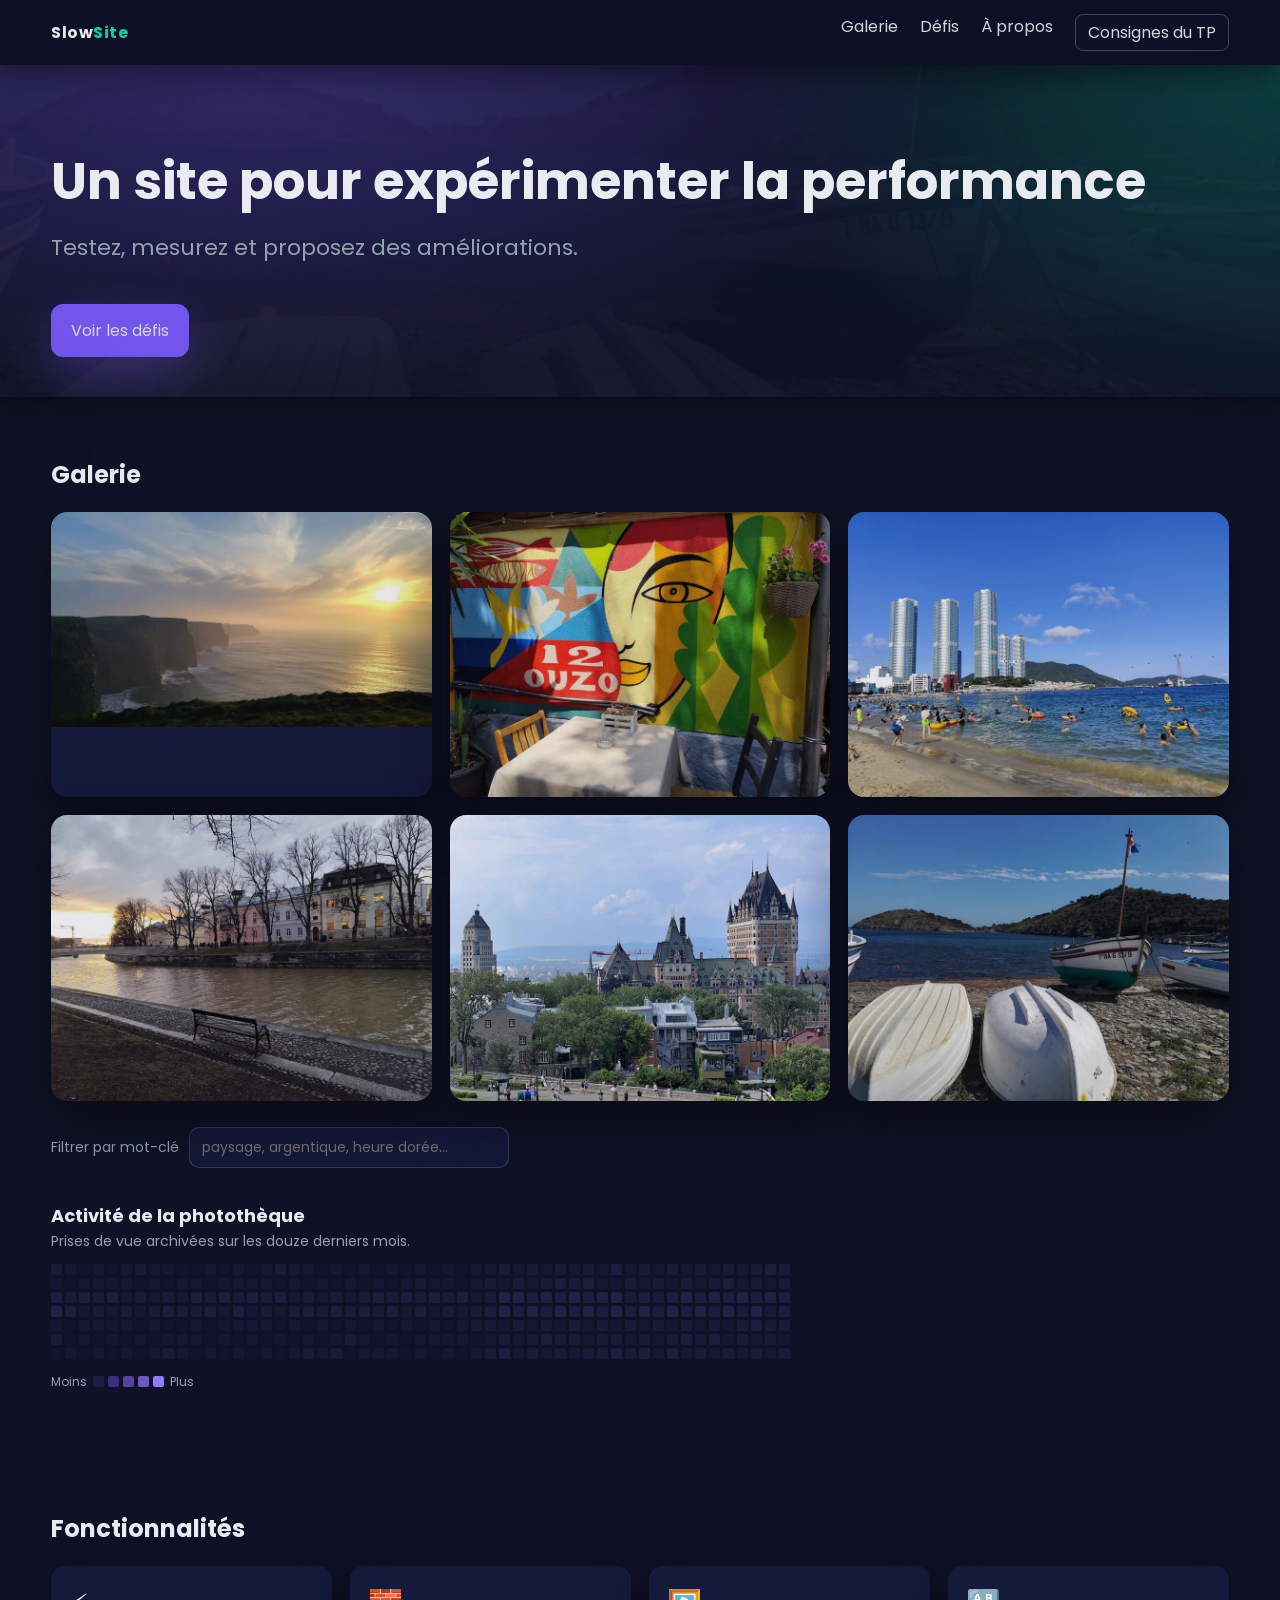
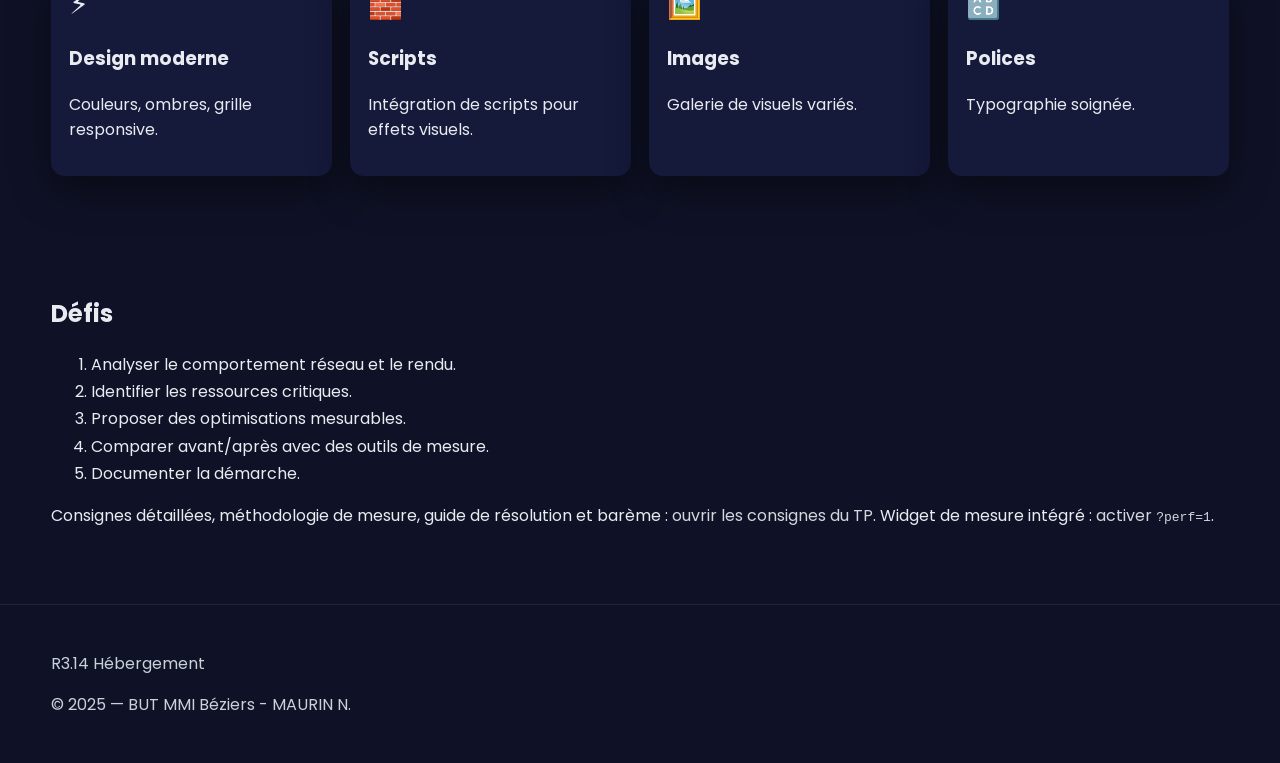
<file: index.html>
<!DOCTYPE html>
<html lang="fr">
  <head>
    <meta charset="utf-8" />
    <meta name="viewport" content="width=device-width, initial-scale=1" />
    <title>Site non optimisé...</title>

    <link rel="icon" type="image/png" href="img/favicon.png" />

    <link rel="preconnect" href="https://fonts.googleapis.com" />
    <link rel="preconnect" href="https://fonts.gstatic.com" crossorigin />
    <link rel="stylesheet" href="https://fonts.googleapis.com/css2?family=Poppins:wght@400;600&display=swap" />

    <link rel="stylesheet" href="css/styles.css" />
    <script src="js/vendor/ui-kit.min.js" defer></script>
    <script src="js/app.js" defer></script>

    <!-- ===== Infrastructure du TP : hors exercice =====================
         Le bouton « Consignes » et sa fenêtre ne font pas partie du site à
         optimiser. Inutile de les analyser, les optimiser ou les supprimer.
         Volontairement en ligne : aucune requête supplémentaire, et rien ne
         casse quand vous réécrivez css/styles.css ou js/app.js.
         ================================================================ -->
    <style>
      .tp-link{border:1px solid rgba(255,255,255,.25);border-radius:8px;padding:5px 12px}
      .tp-link:hover{background:rgba(255,255,255,.08)}
      /* Cette entrée de menu supplémentaire fait déborder la barre sur petit
         écran : on autorise le retour à la ligne. */
      @media (max-width:640px){
        .menu{flex-wrap:wrap;justify-content:flex-end;gap:8px 14px}
      }
      #tp-modal{width:min(1000px,94vw);height:min(86vh,900px);padding:0;border:0;
        border-radius:14px;background:#0f1226;color:#E8ECF1;overflow:hidden}
      #tp-modal::backdrop{background:rgba(4,6,18,.72)}
      .tp-modal-bar{display:flex;align-items:center;justify-content:space-between;
        gap:12px;padding:10px 14px;border-bottom:1px solid rgba(255,255,255,.12);
        font:600 15px/1.3 system-ui,Segoe UI,Roboto,Arial,sans-serif}
      .tp-modal-bar button{background:transparent;color:#E8ECF1;cursor:pointer;
        border:1px solid rgba(255,255,255,.25);border-radius:8px;padding:5px 11px;font:inherit}
      .tp-modal-bar button:hover{background:rgba(255,255,255,.1)}
      #tp-modal iframe{display:block;width:100%;height:calc(100% - 45px);border:0}
    </style>
  </head>
  <body>
    <div class="topbar">
      <div class="container nav">
        <div class="logo">Slow<span>Site</span></div>
        <div class="menu">
          <a href="#galerie">Galerie</a>
          <a href="#defis">Défis</a>
          <a href="#apropos">À propos</a>
          <a class="tp-link js-consignes" href="consignes.html">Consignes du TP</a>
        </div>
      </div>
    </div>

    <div class="hero">
      <div class="container hero-inner">
        <div class="hero-text">
          <h1>Un site pour expérimenter la performance</h1>
          <p>Testez, mesurez et proposez des améliorations.</p>
          <a class="cta" href="#defis">Voir les défis</a>
        </div>
      </div>
    </div>

    <div id="galerie" class="section gallery">
      <div class="container">
        <h2>Galerie</h2>
        <div class="grid">
          <div class="card" data-mots="paysage montagne aube brume grand angle">
            <a href="img1.html"><img src="img/thumbs/img1.jpg" alt="Image 1" width="800" height="452" loading="lazy" /></a>
          </div>
          <div class="card" data-mots="architecture ville façade contraste élevé">
            <a href="img2.html"><img src="img/thumbs/img2.jpg" alt="Image 2" width="800" height="600" loading="lazy" /></a>
          </div>
          <div class="card" data-mots="portrait studio clair-obscur noir profond">
            <a href="img3.html"><img src="img/thumbs/img3.jpg" alt="Image 3" width="800" height="600" loading="lazy" /></a>
          </div>
          <div class="card" data-mots="littoral falaise heure dorée pose longue">
            <a href="img4.html"><img src="img/thumbs/img4.jpg" alt="Image 4" width="800" height="600" loading="lazy" /></a>
          </div>
          <div class="card" data-mots="photo de rue ruelle silhouette monochrome">
            <a href="img5.html"><img src="img/thumbs/img5.jpg" alt="Image 5" width="800" height="600" loading="lazy" /></a>
          </div>
          <div class="card" data-mots="forêt sentier lumière rasante macro">
            <a href="img6.html"><img src="img/thumbs/img6.jpg" alt="Image 6" width="800" height="600" loading="lazy" /></a>
          </div>
        </div>
        <div class="gallery-filter">
          <label for="q">Filtrer par mot-clé</label>
          <input id="q" type="search" list="motscles" autocomplete="off"
                 placeholder="paysage, argentique, heure dorée…" />
          <datalist id="motscles"></datalist>
          <p id="filter-info" class="filter-info"></p>
        </div>

        <div class="activity">
          <h3 class="activity-title">Activité de la photothèque</h3>
          <p class="activity-sub">Prises de vue archivées sur les douze derniers mois.</p>
          <div class="activity-scroll">
            <div id="calendrier" class="calendar"></div>
          </div>
          <p class="activity-legend">
            <span>Moins</span>
            <i class="lvl lvl-0"></i><i class="lvl lvl-1"></i><i class="lvl lvl-2"></i><i class="lvl lvl-3"></i><i class="lvl lvl-4"></i>
            <span>Plus</span>
          </p>
        </div>
      </div>
    </div>

    <div id="apropos" class="section features">
      <div class="container">
        <h2>Fonctionnalités</h2>
        <div class="features-grid">
          <div class="feature">
            <div class="icon">⚡</div>
            <h3>Design moderne</h3>
            <p>Couleurs, ombres, grille responsive.</p>
          </div>
          <div class="feature">
            <div class="icon">🧱</div>
            <h3>Scripts</h3>
            <p>Intégration de scripts pour effets visuels.</p>
          </div>
          <div class="feature">
            <div class="icon">🖼️</div>
            <h3>Images</h3>
            <p>Galerie de visuels variés.</p>
          </div>
          <div class="feature">
            <div class="icon">🔠</div>
            <h3>Polices</h3>
            <p>Typographie soignée.</p>
          </div>
        </div>
      </div>
    </div>

    <div id="defis" class="section challenges">
      <div class="container">
        <h2>Défis</h2>
        <ol>
          <li>Analyser le comportement réseau et le rendu.</li>
          <li>Identifier les ressources critiques.</li>
          <li>Proposer des optimisations mesurables.</li>
          <li>Comparer avant/après avec des outils de mesure.</li>
          <li>Documenter la démarche.</li>
        </ol>
        <p>
          Consignes détaillées, méthodologie de mesure, guide de résolution et
          barème : <a class="js-consignes" href="consignes.html">ouvrir les
          consignes du TP</a>. Widget de mesure intégré :
          <a href="?perf=1">activer <code>?perf=1</code></a>.
        </p>
      </div>
    </div>

    <div class="footer">
      <div class="container">
        <p>R3.14 Hébergement</p>
        <p>© 2025 — BUT MMI Béziers - MAURIN N.</p>
      </div>
    </div>

    <!-- ===== Infrastructure du TP : hors exercice ===================== -->
    <dialog id="tp-modal" aria-labelledby="tp-modal-titre">
      <div class="tp-modal-bar">
        <span id="tp-modal-titre">Consignes du TP</span>
        <span>
          <a class="tp-link" href="consignes.html" target="_blank" rel="noopener">Ouvrir dans un onglet</a>
          <button type="button" data-tp-close>Fermer</button>
        </span>
      </div>
      <iframe title="Consignes du TP" data-src="consignes.html"></iframe>
    </dialog>

    <script>
      /* Ouvre les consignes en fenêtre modale. Sans JavaScript, ou si
         <dialog> n'est pas supporté, les liens naviguent normalement vers
         consignes.html : le contenu reste accessible dans tous les cas.
         L'iframe n'est chargée qu'à la première ouverture, pour ne rien
         ajouter au chargement de la page mesurée. */
      (function () {
        var modal = document.getElementById('tp-modal');
        var liens = document.querySelectorAll('.js-consignes');
        if (!modal || !liens.length || typeof modal.showModal !== 'function') return;

        var frame = modal.querySelector('iframe');
        for (var i = 0; i < liens.length; i++) {
          liens[i].addEventListener('click', function (e) {
            e.preventDefault();
            if (!frame.getAttribute('src')) {
              frame.setAttribute('src', frame.dataset.src);
            }
            modal.showModal();
          });
        }
        modal.querySelector('[data-tp-close]').addEventListener('click', function () {
          modal.close();
        });
        // Échap ne remonte pas d'une iframe vers le <dialog> parent : on
        // écoute donc aussi dans le document embarqué (même origine).
        frame.addEventListener('load', function () {
          try {
            frame.contentDocument.addEventListener('keydown', function (e) {
              if (e.key === 'Escape') modal.close();
            });
          } catch (err) { /* origine différente : la touche Échap n'agira pas */ }
        });
        // Clic sur le fond sombre : la cible est alors le <dialog> lui-même.
        modal.addEventListener('click', function (e) {
          if (e.target === modal) modal.close();
        });
      })();
      /* ================================================================ */

      if (new URLSearchParams(location.search).has('perf')) {
        var s = document.createElement('script');
        s.src = 'js/metrics.js';
        s.defer = true;
        document.head.appendChild(s);
      }
    </script>
  </body>
</html>
</file>
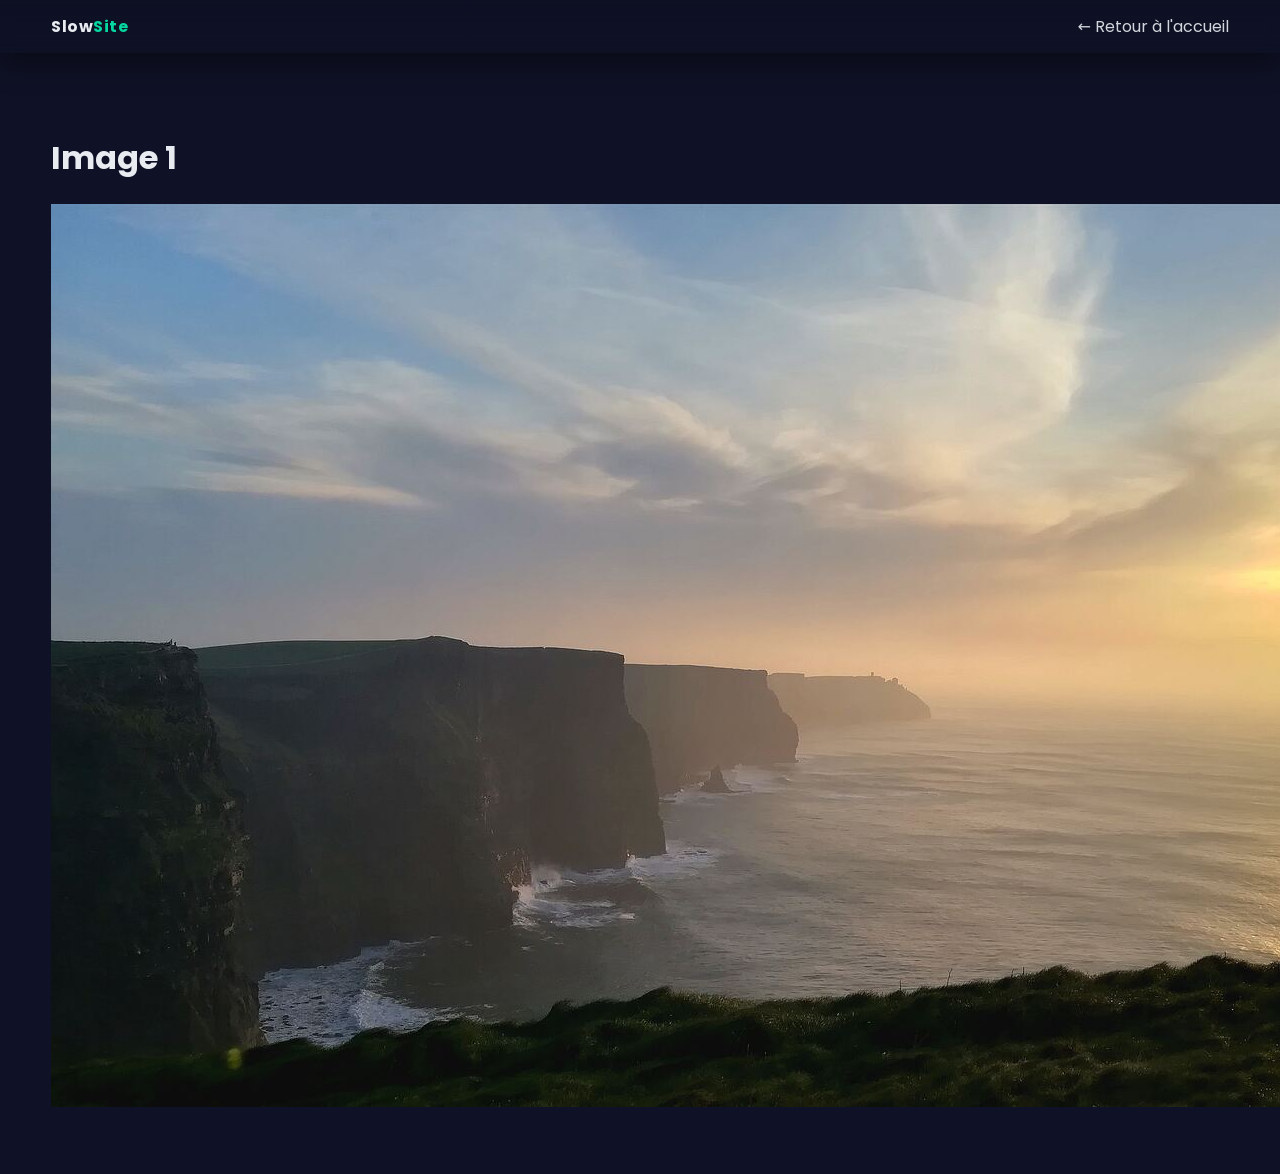
<file: img1.html>
<!DOCTYPE html>
<html lang="fr">
<head>
  <meta charset="utf-8" />
  <meta name="viewport" content="width=device-width, initial-scale=1" />
  <title>Image 1</title>
  <link rel="icon" type="image/png" href="img/favicon.png">
  <link rel="preconnect" href="https://fonts.googleapis.com" />
    <link rel="preconnect" href="https://fonts.gstatic.com" crossorigin />
    <link rel="stylesheet" href="https://fonts.googleapis.com/css2?family=Poppins:wght@400;600&display=swap" />
  <link rel="stylesheet" href="css/styles.css" />
  <script src="js/vendor/ui-kit.min.js" defer></script>
  <script src="js/app.js" defer></script>
</head>
<body>
  <div class="topbar"><div class="container nav"><div class="logo">Slow<span>Site</span></div><div class="menu"><a href="index.html">← Retour à l'accueil</a></div></div></div>
  <div class="section image-page"><div class="container">
    <h1>Image 1</h1>
    <div class="image-wrapper"><img src="img/img1.jpg" alt="Image 1" width="1600" height="903"></div>
  </div></div>
  <script>
    if (new URLSearchParams(location.search).has('perf')) {
      var s = document.createElement('script');
      s.src = 'js/metrics.js'; s.defer = true; document.head.appendChild(s);
    }
  </script>
</body>
</html>
</file>
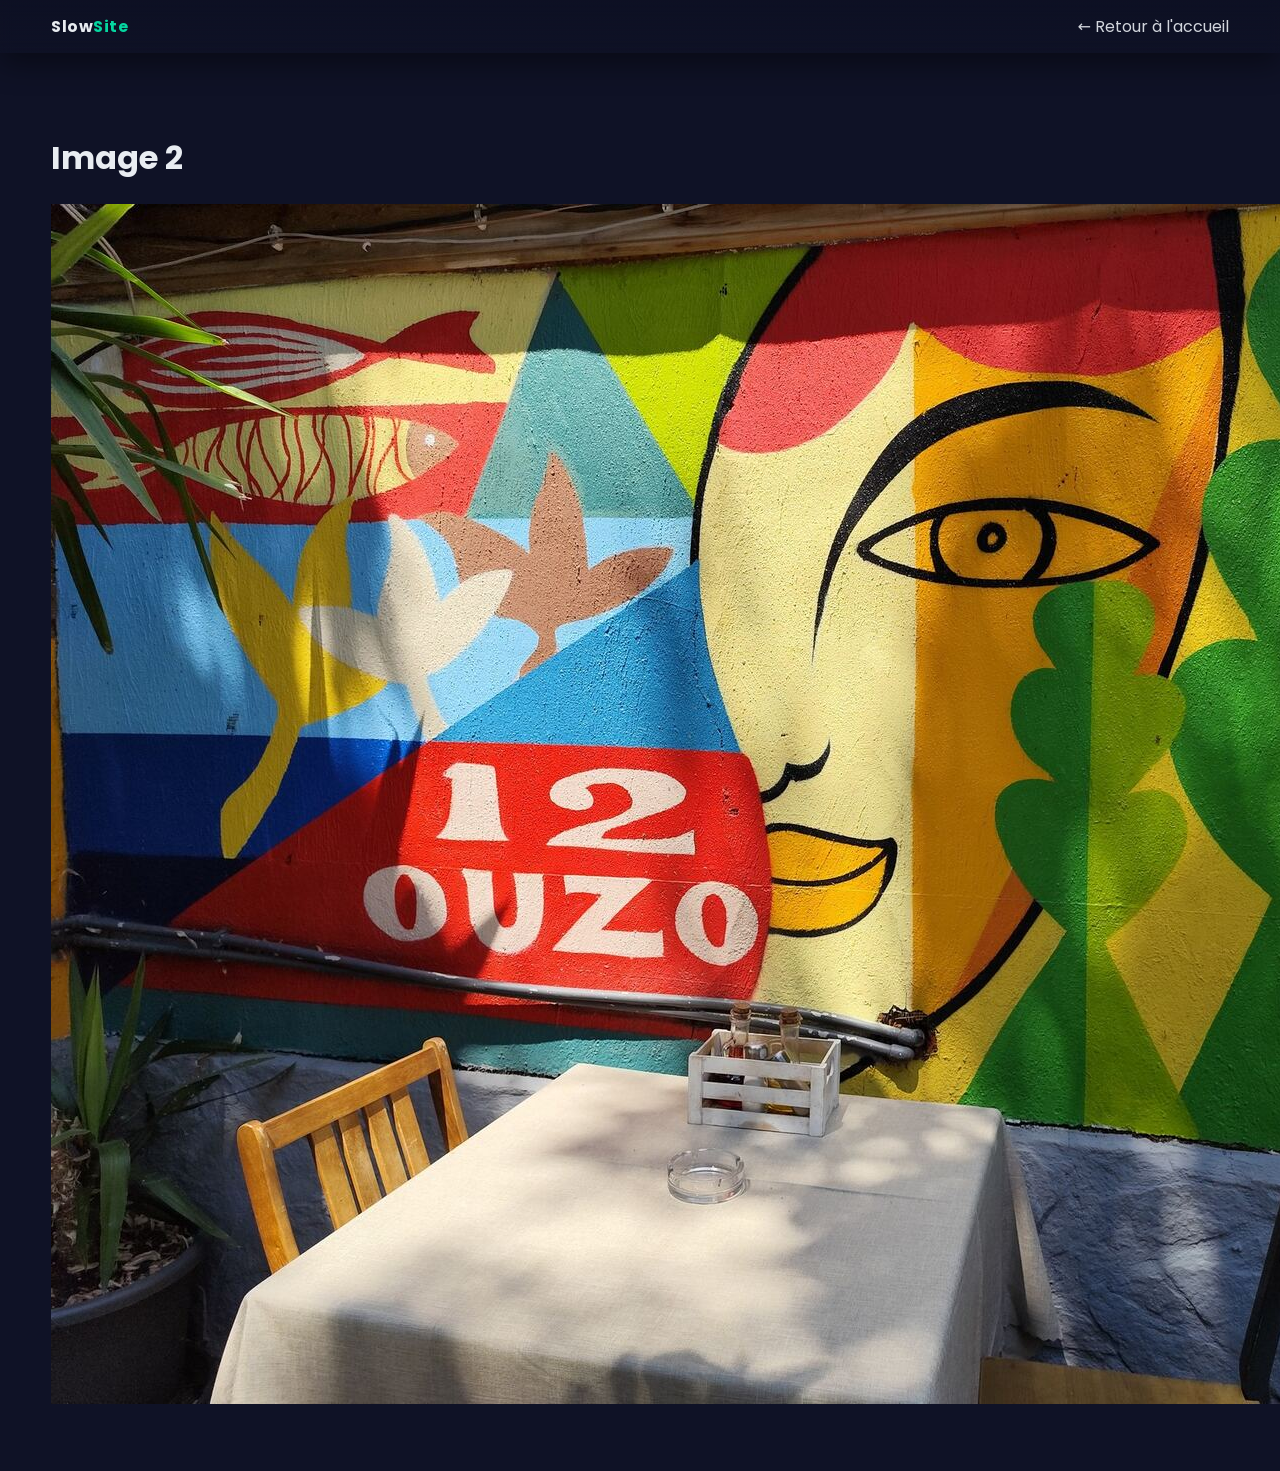
<file: img2.html>
<!DOCTYPE html>
<html lang="fr">
<head>
  <meta charset="utf-8" />
  <meta name="viewport" content="width=device-width, initial-scale=1" />
  <title>Image 2</title>
  <link rel="icon" type="image/png" href="img/favicon.png">
  <link rel="preconnect" href="https://fonts.googleapis.com" />
    <link rel="preconnect" href="https://fonts.gstatic.com" crossorigin />
    <link rel="stylesheet" href="https://fonts.googleapis.com/css2?family=Poppins:wght@400;600&display=swap" />
  <link rel="stylesheet" href="css/styles.css" />
  <script src="js/vendor/ui-kit.min.js" defer></script>
  <script src="js/app.js" defer></script>
</head>
<body>
  <div class="topbar"><div class="container nav"><div class="logo">Slow<span>Site</span></div><div class="menu"><a href="index.html">← Retour à l'accueil</a></div></div></div>
  <div class="section image-page"><div class="container">
    <h1>Image 2</h1>
    <div class="image-wrapper"><img src="img/img2.jpg" alt="Image 2" width="1600" height="1200"></div>
  </div></div>
  <script>
    if (new URLSearchParams(location.search).has('perf')) {
      var s = document.createElement('script');
      s.src = 'js/metrics.js'; s.defer = true; document.head.appendChild(s);
    }
  </script>
</body>
</html>
</file>
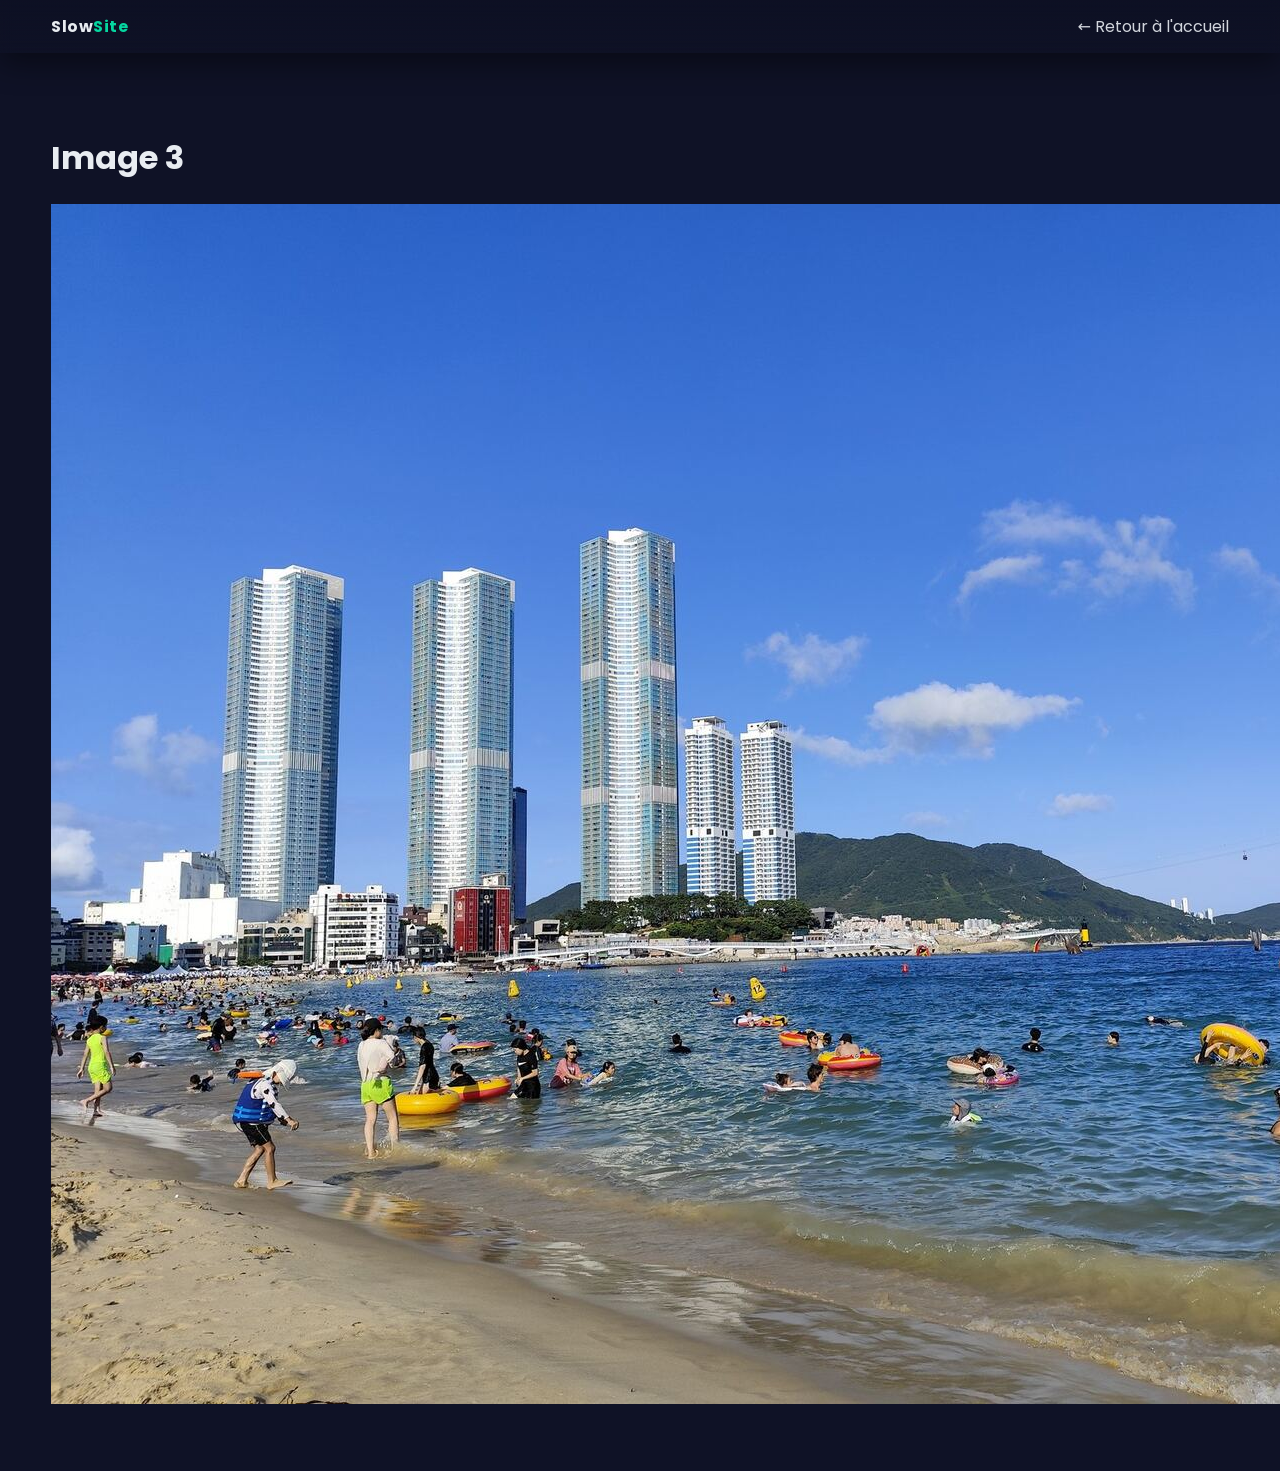
<file: img3.html>
<!DOCTYPE html>
<html lang="fr">
<head>
  <meta charset="utf-8" />
  <meta name="viewport" content="width=device-width, initial-scale=1" />
  <title>Image 3</title>
  <link rel="icon" type="image/png" href="img/favicon.png">
  <link rel="preconnect" href="https://fonts.googleapis.com" />
    <link rel="preconnect" href="https://fonts.gstatic.com" crossorigin />
    <link rel="stylesheet" href="https://fonts.googleapis.com/css2?family=Poppins:wght@400;600&display=swap" />
  <link rel="stylesheet" href="css/styles.css" />
  <script src="js/vendor/ui-kit.min.js" defer></script>
  <script src="js/app.js" defer></script>
</head>
<body>
  <div class="topbar"><div class="container nav"><div class="logo">Slow<span>Site</span></div><div class="menu"><a href="index.html">← Retour à l'accueil</a></div></div></div>
  <div class="section image-page"><div class="container">
    <h1>Image 3</h1>
    <div class="image-wrapper"><img src="img/img3.jpg" alt="Image 3" width="1600" height="1200"></div>
  </div></div>
  <script>
    if (new URLSearchParams(location.search).has('perf')) {
      var s = document.createElement('script');
      s.src = 'js/metrics.js'; s.defer = true; document.head.appendChild(s);
    }
  </script>
</body>
</html>
</file>
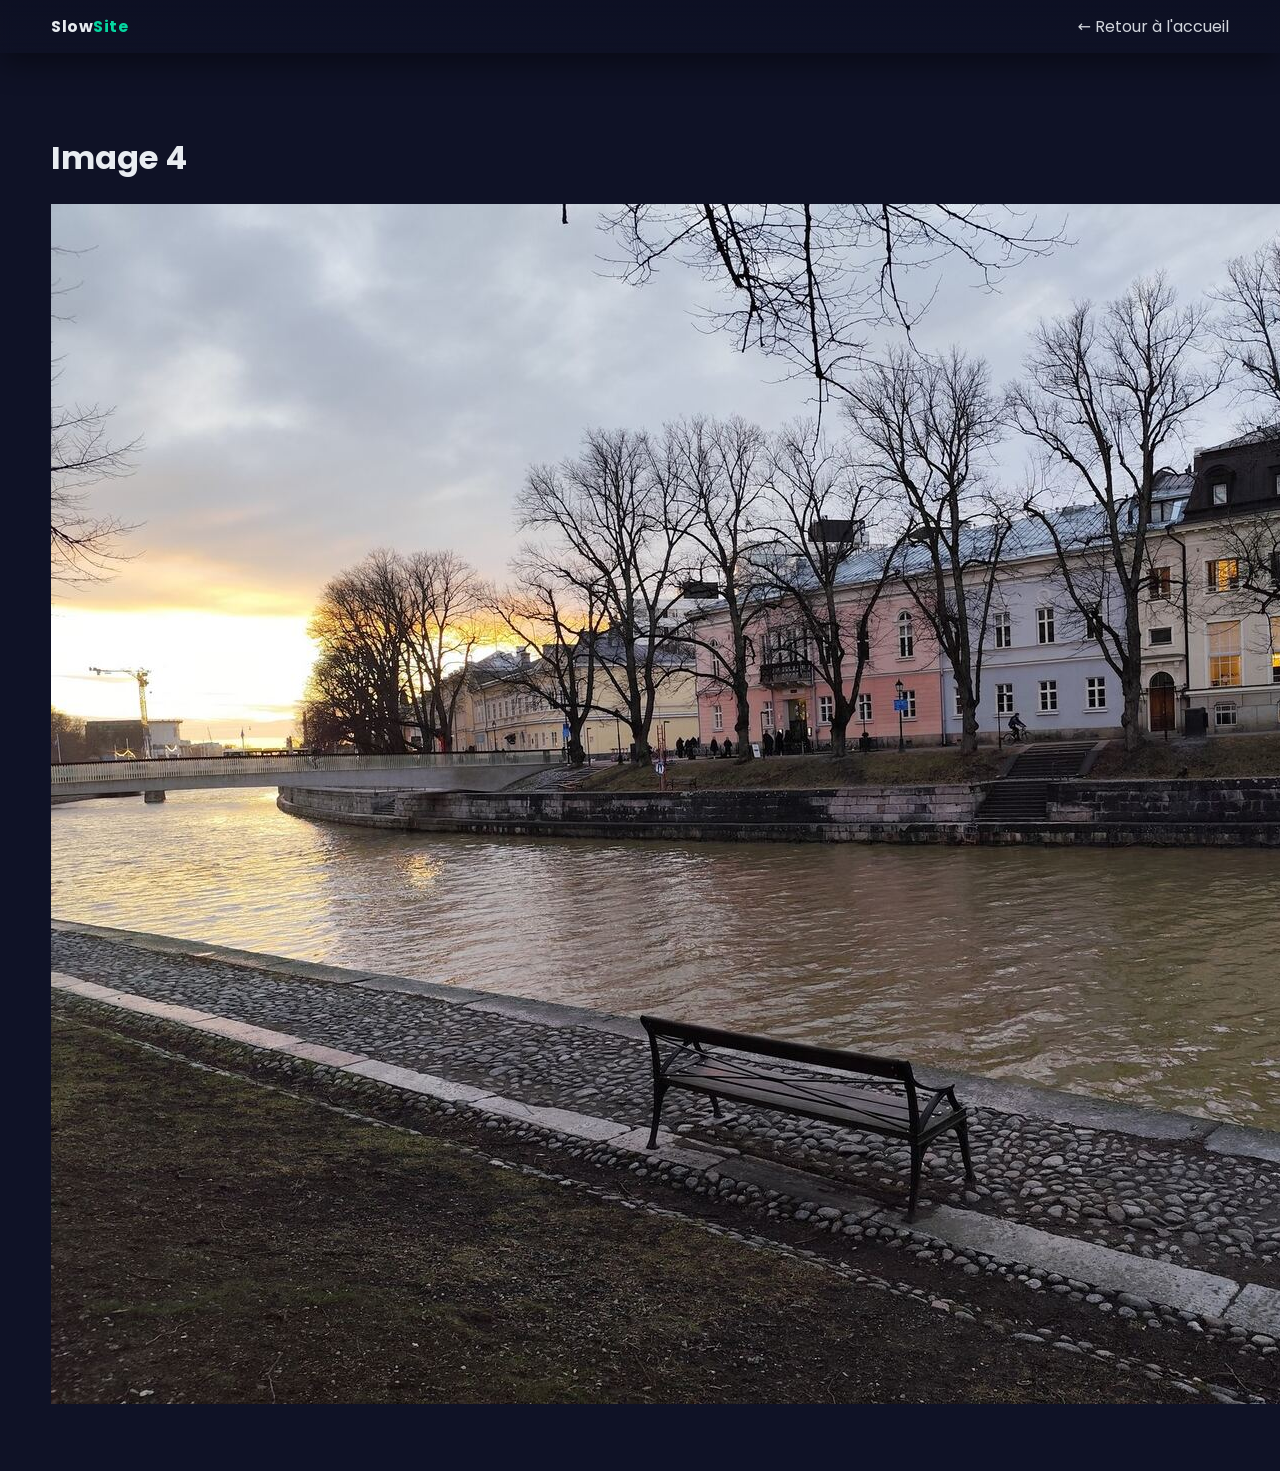
<file: img4.html>
<!DOCTYPE html>
<html lang="fr">
<head>
  <meta charset="utf-8" />
  <meta name="viewport" content="width=device-width, initial-scale=1" />
  <title>Image 4</title>
  <link rel="icon" type="image/png" href="img/favicon.png">
  <link rel="preconnect" href="https://fonts.googleapis.com" />
    <link rel="preconnect" href="https://fonts.gstatic.com" crossorigin />
    <link rel="stylesheet" href="https://fonts.googleapis.com/css2?family=Poppins:wght@400;600&display=swap" />
  <link rel="stylesheet" href="css/styles.css" />
  <script src="js/vendor/ui-kit.min.js" defer></script>
  <script src="js/app.js" defer></script>
</head>
<body>
  <div class="topbar"><div class="container nav"><div class="logo">Slow<span>Site</span></div><div class="menu"><a href="index.html">← Retour à l'accueil</a></div></div></div>
  <div class="section image-page"><div class="container">
    <h1>Image 4</h1>
    <div class="image-wrapper"><img src="img/img4.jpg" alt="Image 4" width="1600" height="1200"></div>
  </div></div>
  <script>
    if (new URLSearchParams(location.search).has('perf')) {
      var s = document.createElement('script');
      s.src = 'js/metrics.js'; s.defer = true; document.head.appendChild(s);
    }
  </script>
</body>
</html>
</file>
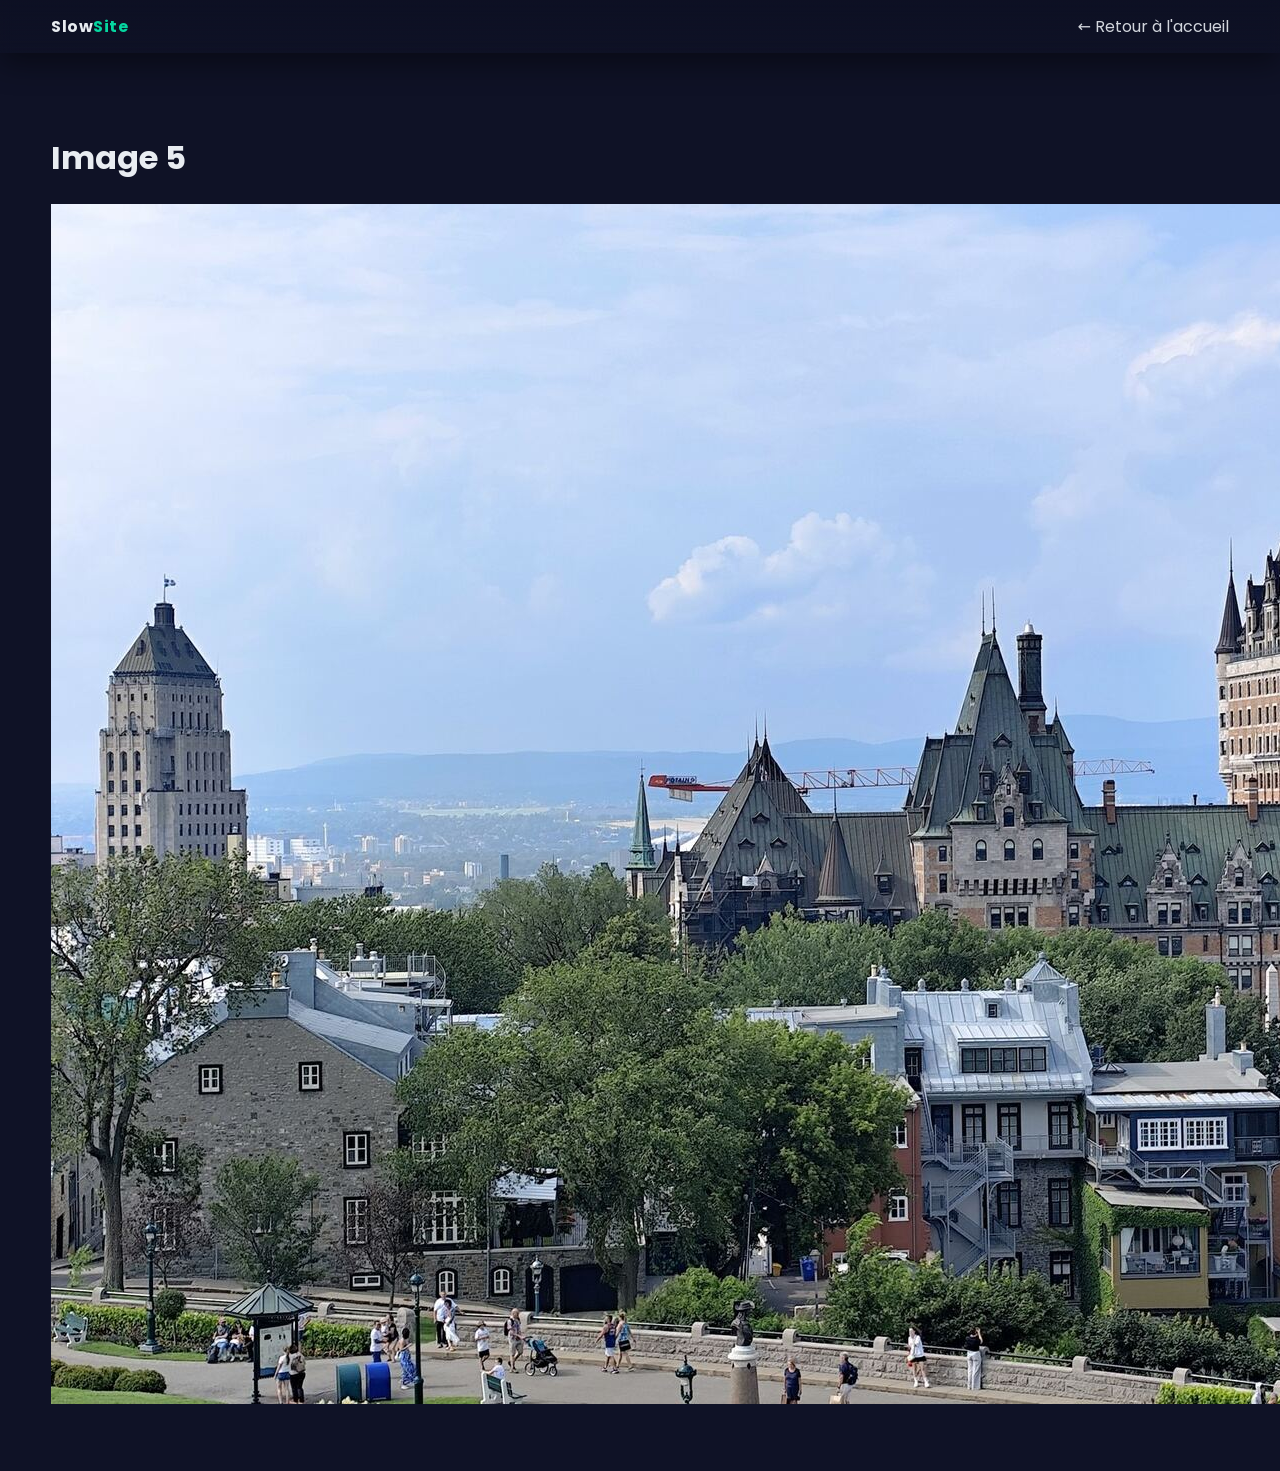
<file: img5.html>
<!DOCTYPE html>
<html lang="fr">
<head>
  <meta charset="utf-8" />
  <meta name="viewport" content="width=device-width, initial-scale=1" />
  <title>Image 5</title>
  <link rel="icon" type="image/png" href="img/favicon.png">
  <link rel="preconnect" href="https://fonts.googleapis.com" />
    <link rel="preconnect" href="https://fonts.gstatic.com" crossorigin />
    <link rel="stylesheet" href="https://fonts.googleapis.com/css2?family=Poppins:wght@400;600&display=swap" />
  <link rel="stylesheet" href="css/styles.css" />
  <script src="js/vendor/ui-kit.min.js" defer></script>
  <script src="js/app.js" defer></script>
</head>
<body>
  <div class="topbar"><div class="container nav"><div class="logo">Slow<span>Site</span></div><div class="menu"><a href="index.html">← Retour à l'accueil</a></div></div></div>
  <div class="section image-page"><div class="container">
    <h1>Image 5</h1>
    <div class="image-wrapper"><img src="img/img5.jpg" alt="Image 5" width="1600" height="1200"></div>
  </div></div>
  <script>
    if (new URLSearchParams(location.search).has('perf')) {
      var s = document.createElement('script');
      s.src = 'js/metrics.js'; s.defer = true; document.head.appendChild(s);
    }
  </script>
</body>
</html>
</file>
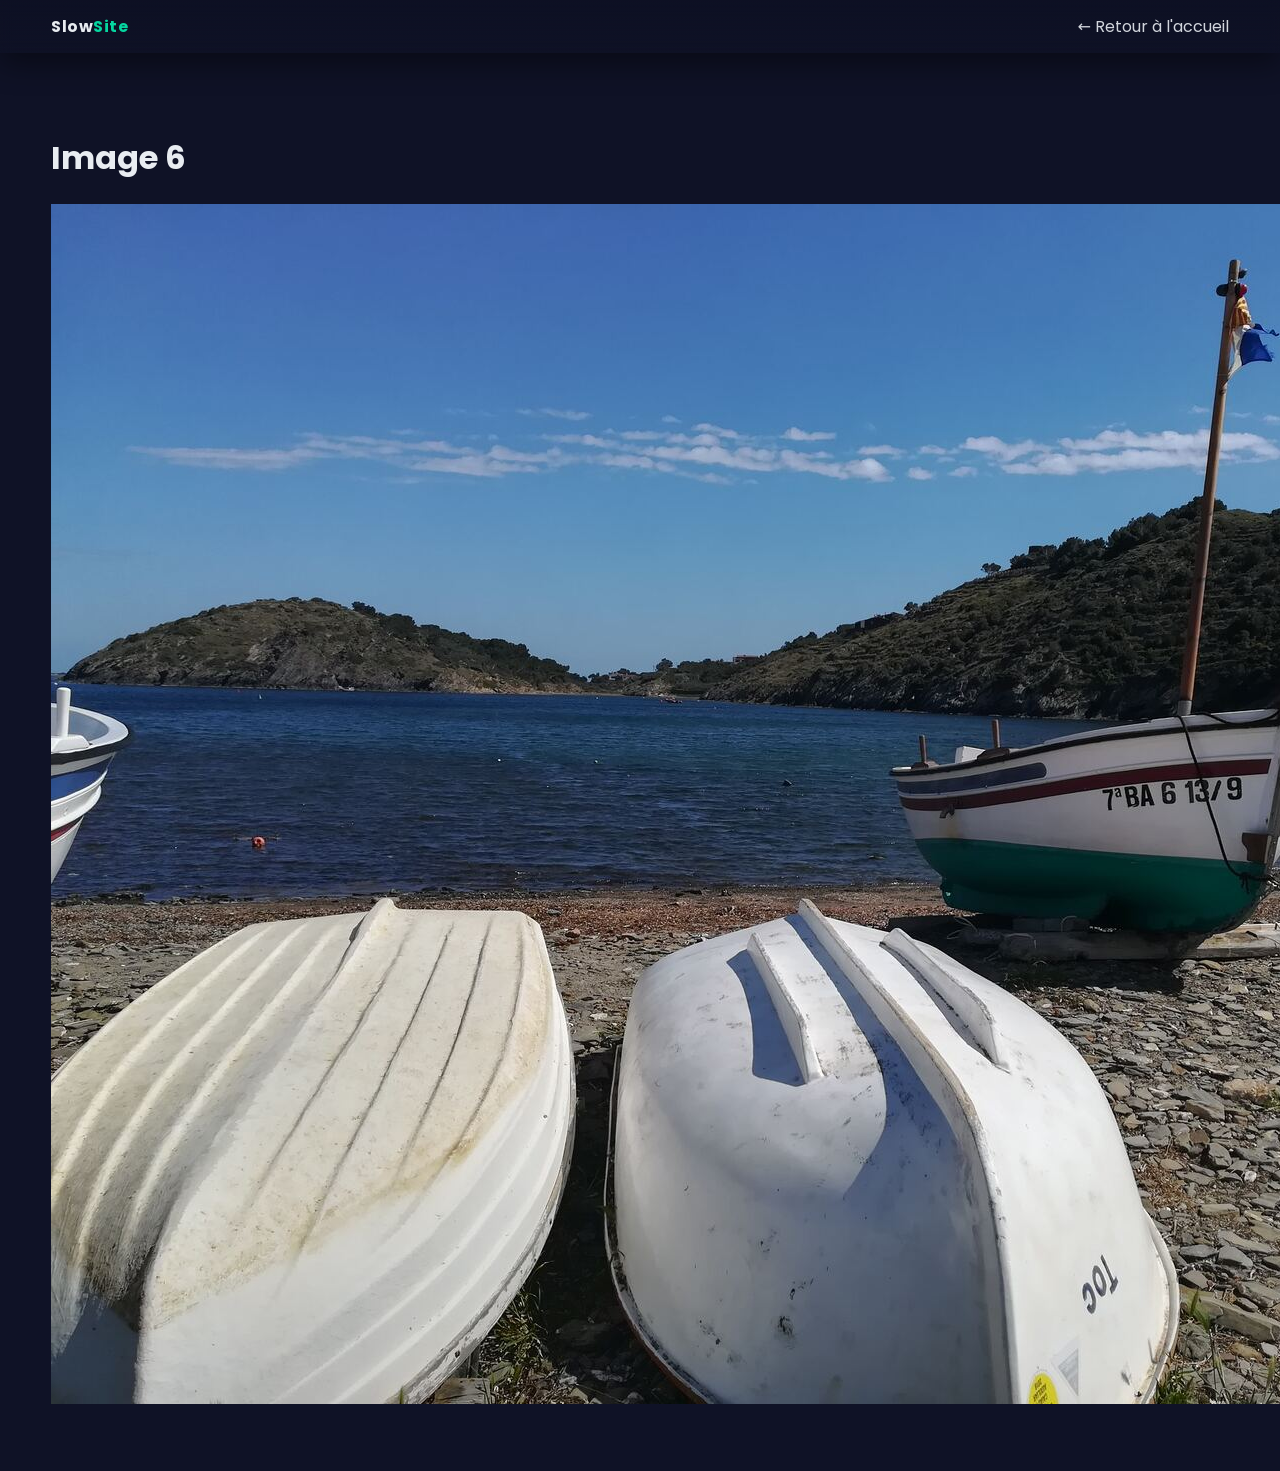
<file: img6.html>
<!DOCTYPE html>
<html lang="fr">
<head>
  <meta charset="utf-8" />
  <meta name="viewport" content="width=device-width, initial-scale=1" />
  <title>Image 6</title>
  <link rel="icon" type="image/png" href="img/favicon.png">
  <link rel="preconnect" href="https://fonts.googleapis.com" />
    <link rel="preconnect" href="https://fonts.gstatic.com" crossorigin />
    <link rel="stylesheet" href="https://fonts.googleapis.com/css2?family=Poppins:wght@400;600&display=swap" />
  <link rel="stylesheet" href="css/styles.css" />
  <script src="js/vendor/ui-kit.min.js" defer></script>
  <script src="js/app.js" defer></script>
</head>
<body>
  <div class="topbar"><div class="container nav"><div class="logo">Slow<span>Site</span></div><div class="menu"><a href="index.html">← Retour à l'accueil</a></div></div></div>
  <div class="section image-page"><div class="container">
    <h1>Image 6</h1>
    <div class="image-wrapper"><img src="img/img6.jpg" alt="Image 6" width="1600" height="1200"></div>
  </div></div>
  <script>
    if (new URLSearchParams(location.search).has('perf')) {
      var s = document.createElement('script');
      s.src = 'js/metrics.js'; s.defer = true; document.head.appendChild(s);
    }
  </script>
</body>
</html>
</file>
<file: css/styles.css>
/* Fond du bandeau : texture très discrète (anciennement theme-legacy.css). */
.hero{position:relative;overflow:hidden}
.hero::before{content:"";position:absolute;inset:0;background:url('../img/hero-bg.jpg') center / cover no-repeat;opacity:.04;pointer-events:none}
.hero-inner{position:relative;z-index:1}
/* Ombre portée du bandeau (anciennement extra.css). */
.hero{box-shadow:0 2px 4px rgba(0,0,0,.14),0 8px 24px rgba(0,0,0,.22),0 24px 60px rgba(0,0,0,.18)}
:root{--bg:#0f1226;--fg:#E8ECF1;--muted:#93A1B1;--primary:#7C5CFF;--accent:#06D6A0;--card:#15193A;--shadow:rgba(0,0,0,0.45)}
*{box-sizing:border-box}
html,body{margin:0;padding:0;background:var(--bg);color:var(--fg);font-family:'Poppins',system-ui,Segoe UI,Roboto,Arial,sans-serif}
.container{width:min(1200px,92%);margin:0 auto}
a{color:var(--fg);text-decoration:none;opacity:.9}a:hover{opacity:1}
.topbar{position:sticky;top:0;backdrop-filter:blur(6px);background:linear-gradient(180deg,rgba(13,16,35,.8),rgba(13,16,35,.2));z-index:10;box-shadow:0 10px 30px var(--shadow)}
.nav{display:flex;align-items:center;justify-content:space-between;padding:14px 0}
.logo{font-weight:700;letter-spacing:.5px}.logo span{color:var(--accent)}.menu{display:flex;gap:22px}
.hero{padding:90px 0 40px;background:radial-gradient(1200px 600px at 20% -10%, rgba(124,92,255,.35), transparent 60%), radial-gradient(900px 600px at 100% 0%, rgba(6,214,160,.25), transparent 60%)}
.hero-inner{display:grid;grid-template-columns:1fr;gap:28px}
.hero h1{font-size:clamp(28px,4vw,56px);line-height:1.05;margin:0 0 10px}
.hero p{font-size:clamp(16px,1.8vw,22px);color:var(--muted)}
.highlight{color:var(--accent)}
.cta{display:inline-block;margin-top:18px;background:var(--primary);padding:14px 20px;border-radius:12px;box-shadow:0 20px 50px rgba(124,92,255,.35);transition:transform .2s ease, box-shadow .2s ease}
.cta:hover{transform:translateY(-2px);box-shadow:0 28px 60px rgba(124,92,255,.45)}
.section{padding:60px 0}.section h2{margin:0 0 20px}
.gallery .grid{display:grid;grid-template-columns:repeat(3,1fr);gap:18px}
.card{background:var(--card);border-radius:16px;overflow:hidden;box-shadow:0 20px 60px var(--shadow)}
.card img{display:block;width:100%;height:auto;opacity:0;transition:opacity .6s ease}
.card img.loaded{opacity:1}
.features-grid{display:grid;grid-template-columns:repeat(4,1fr);gap:18px}
.feature{background:var(--card);padding:18px;border-radius:14px;box-shadow:0 14px 40px var(--shadow)}
.feature .icon{font-size:28px}
.challenges ol{line-height:1.7}
.footer{padding:30px 0;border-top:1px solid rgba(255,255,255,.08);color:#c9d1d9}
@media (max-width:900px){.features-grid{grid-template-columns:repeat(2,1fr)}.gallery .grid{grid-template-columns:repeat(2,1fr)}}
@media (max-width:560px){.features-grid{grid-template-columns:1fr}.gallery .grid{grid-template-columns:1fr}}

/* --- Filtrage de la galerie --- */
.gallery-filter{display:flex;align-items:center;flex-wrap:wrap;gap:10px;margin-top:26px}
.gallery-filter label{color:var(--muted);font-size:14px}
.gallery-filter input{background:var(--card);color:var(--fg);border:1px solid rgba(255,255,255,.14);
  border-radius:10px;padding:9px 12px;min-width:min(320px,100%);font:inherit;font-size:14px}
.gallery-filter input:focus{outline:2px solid var(--primary);outline-offset:1px}
.filter-info{margin:0;color:var(--muted);font-size:13px}
.card{transform:translateY(24px);transition:transform .35s ease}
.card.visible{transform:translateY(0)}

/* --- Calendrier d'activité --- */
.activity{margin-top:34px}
.activity-title{margin:0 0 2px;font-size:18px}
.activity-sub{margin:0 0 12px;color:var(--muted);font-size:14px}
.activity-scroll{overflow-x:auto;padding-bottom:4px}
.calendar{display:grid;grid-auto-flow:column;grid-template-rows:repeat(7,11px);
  grid-auto-columns:11px;gap:3px;width:max-content}
.cal-day{border-radius:2px;background:var(--lvl0);transition:opacity .25s linear}
/* Rampe séquentielle à teinte unique, du plus sombre au plus clair. */
:root{--lvl0:#1b1f44;--lvl1:#3a2f7a;--lvl2:#55439f;--lvl3:#6f57c6;--lvl4:#8f7bff}
.cal-day[data-n="1"]{background:var(--lvl1)}
.cal-day[data-n="2"]{background:var(--lvl2)}
.cal-day[data-n="3"]{background:var(--lvl3)}
.cal-day[data-n="4"]{background:var(--lvl4)}
.activity-legend{display:flex;align-items:center;gap:4px;margin:10px 0 0;
  color:var(--muted);font-size:12px}
.activity-legend .lvl{width:11px;height:11px;border-radius:2px;display:inline-block}
.activity-legend .lvl-0{background:var(--lvl0)}.activity-legend .lvl-1{background:var(--lvl1)}
.activity-legend .lvl-2{background:var(--lvl2)}.activity-legend .lvl-3{background:var(--lvl3)}
.activity-legend .lvl-4{background:var(--lvl4)}
.activity-legend span:first-child{margin-right:2px}
.activity-legend span:last-child{margin-left:2px}
</file>
